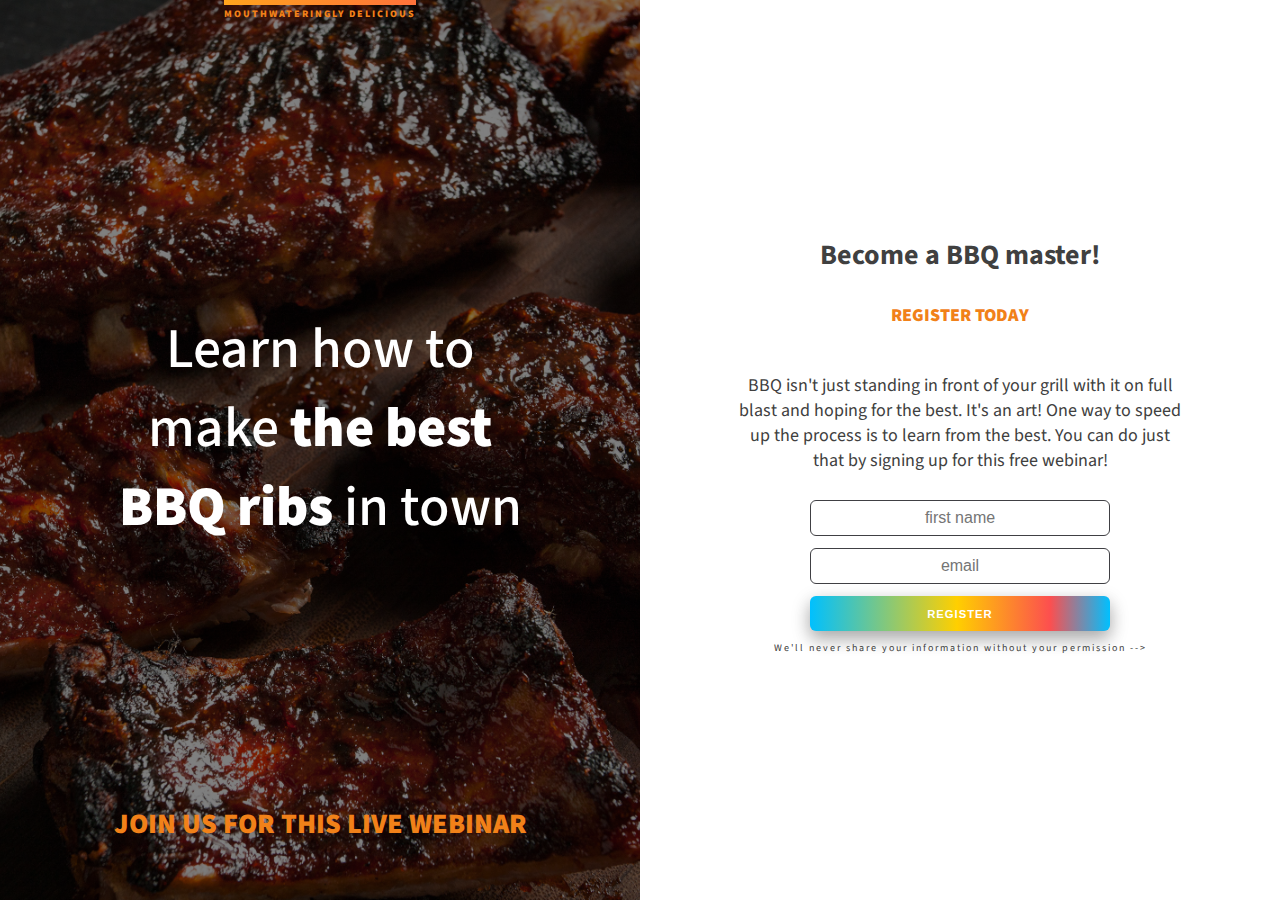
<file: BBQpage/index.html>
<!-- Mouthwateringly delicious

Learn how to make the best BBQ ribs in town

Join us for this live webinar

Become a BBQ master! 

Register Today

BBQ isn't just standing in front of your grill with it on full blast and hoping for the best. It's an art! One way to speed up the process is to learn from the best. You can do just that by signing up for this free webinar!



We'll never share your information
without your permission -->

<!DOCTYPE html>
<html>
    <head>
        <title>Became a BBQ master!</title>
        <link href="https://fonts.googleapis.com/css?family=Source+Sans+Pro:300,400,900&display=swap" rel="stylesheet">
        <link rel="stylesheet" href="css/styles.css">
        

    </head>
    <body>
        <div class="intro">
            <div class="background-gradiante"></div>
            
            <h1 class="picture-title">Learn how to make <span>the best BBQ ribs</span> in town</h1>
            <p class="picture-subtitle">Join us for this live webinar</p>
            <p class="top-text small-text">Mouthwateringly delicious</p>
        </div>

        <div id="MAIN" class="main-content">
 
            <h2 class="register-title">Become a BBQ master! </h2>
            <p class="register-subtitle">Register Today</p>
            <p class="register-content">BBQ isn't just standing in front of your grill with it on full blast and hoping for the best. 
                It's an art! One way to speed up the process is to learn from the best. You can do just that by signing up for this free webinar!</p>

            <form id= "EMAIL" class="email-collector" action="#" method="POST">

                <input name="firstName"class="name-input" type="text" placeholder="first name" required>
                <input name="emailAddress" class="email-input" type="email" placeholder="email" required>

                <button class="btn" type="submit">register</button>
            </form>
                <p class="fine-print small-text">We'll never share your information
                    without your permission --></p>

        </div>
        <script src="index.js"> </script>

    </body>
</html>
</file>
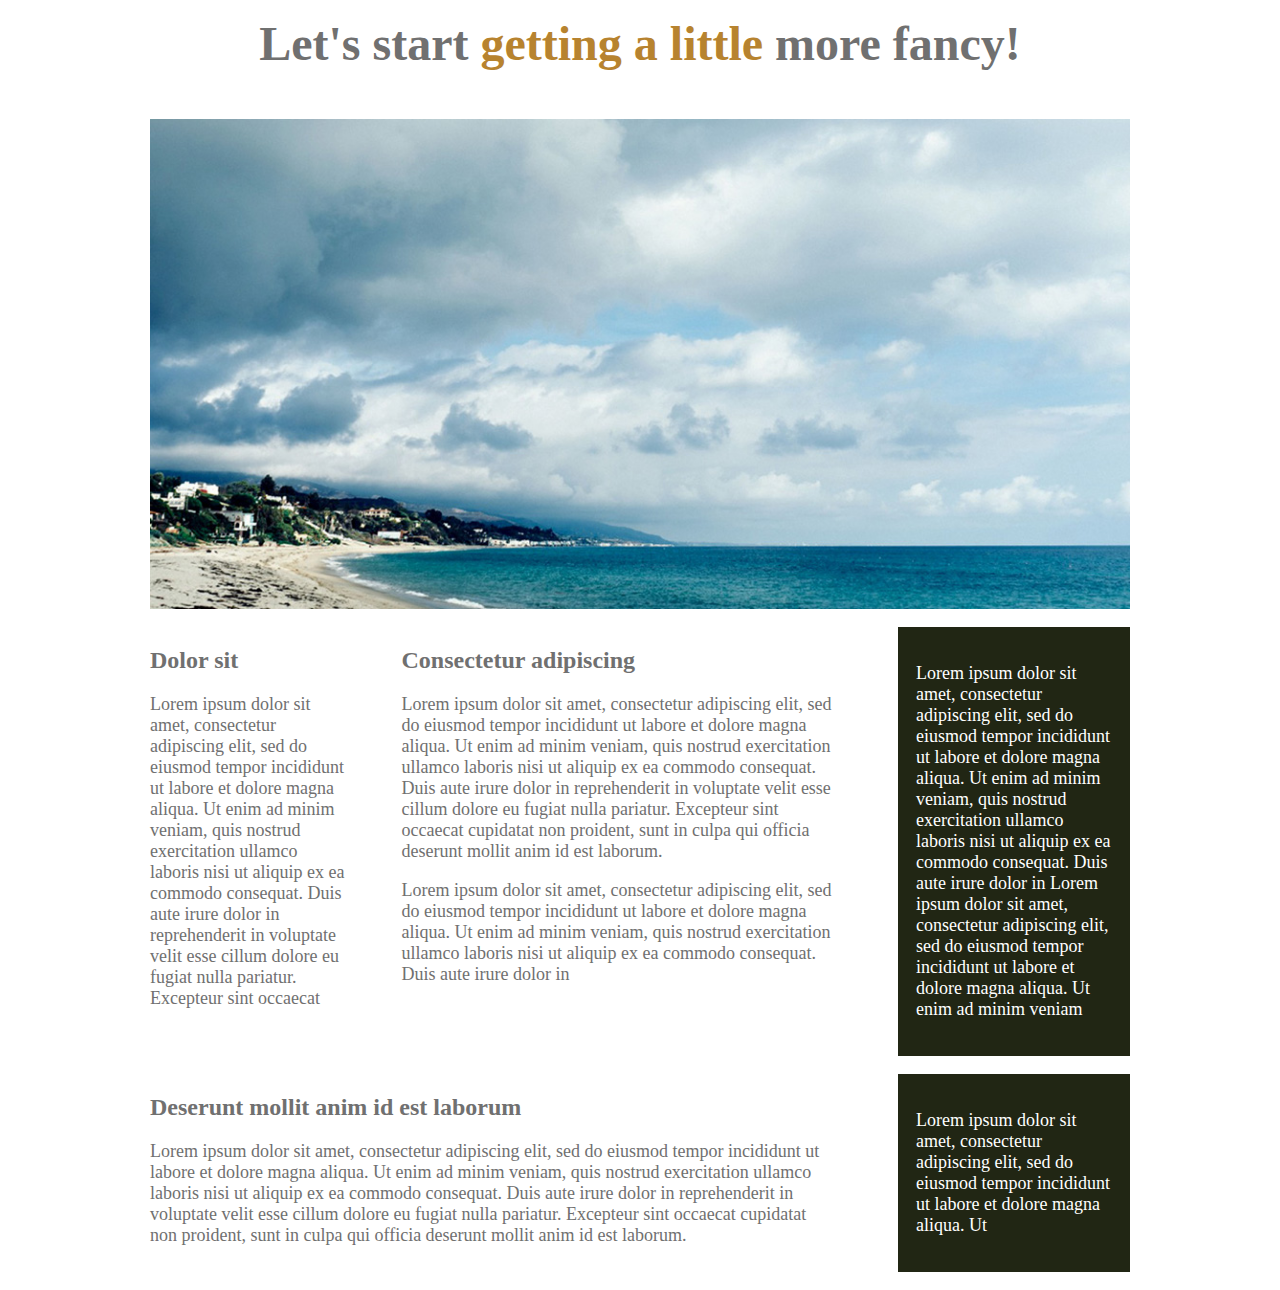
<file: firstsection/index.html>
<html>
    <head>
        <title>Starting to think responsively</title>
        <link rel="stylesheet" href="css/style.css">
    </head>
    <body>
        <div class="container">

            <h1>Let's start <span> getting a little </span> more fancy!</h1>
               

            <img src="images/image.jpg" alt="cloud">

            <section class="columns">
                    <div class="col one"> 
                        <h2>Dolor sit</h2>
                        <p>
                            Lorem ipsum dolor sit amet, consectetur adipiscing elit, sed do eiusmod tempor incididunt ut labore et dolore magna aliqua. 
                            Ut enim ad minim veniam, quis nostrud exercitation ullamco laboris nisi ut aliquip ex ea commodo consequat. 
                            Duis aute irure dolor in reprehenderit in voluptate velit esse cillum dolore eu fugiat nulla pariatur. Excepteur sint occaecat
                        </p>
                    </div>
                   
                    <div class="col two"> 
                        <h2>Consectetur adipiscing</h2>
                        <p>
                            Lorem ipsum dolor sit amet, consectetur adipiscing elit, sed do eiusmod tempor incididunt ut labore et dolore magna aliqua. 
                            Ut enim ad minim veniam, quis nostrud exercitation ullamco laboris nisi ut aliquip ex ea commodo consequat. 
                            Duis aute irure dolor in reprehenderit in voluptate velit esse cillum dolore eu fugiat nulla pariatur. 
                            Excepteur sint occaecat cupidatat non proident, sunt in culpa qui officia deserunt mollit anim id est laborum.
                        </p>
                        <p>
                            Lorem ipsum dolor sit amet, consectetur adipiscing elit, sed do eiusmod tempor incididunt ut labore et dolore magna aliqua. 
                            Ut enim ad minim veniam, quis nostrud exercitation ullamco laboris nisi ut aliquip ex ea commodo consequat. Duis aute irure dolor in 
                        </p>
                    </div>
                   
                    <div class="col one bg"> 
                        <p>Lorem ipsum dolor sit amet, consectetur adipiscing elit, sed do eiusmod tempor incididunt ut labore et dolore magna aliqua. 
                            Ut enim ad minim veniam, quis nostrud exercitation ullamco laboris nisi ut aliquip ex ea commodo consequat. Duis aute irure dolor in
                            Lorem ipsum dolor sit amet, consectetur adipiscing elit, sed do eiusmod tempor incididunt ut labore et dolore magna aliqua. 
                            Ut enim ad minim veniam </p>
                    </div>
                   

            </section>

            <section class="columns">

                    <div class="col three "> 
                        <h2>Deserunt mollit anim id est laborum</h2>
                        <p>Lorem ipsum dolor sit amet, consectetur adipiscing elit, sed do eiusmod tempor incididunt ut labore et dolore magna aliqua. 
                            Ut enim ad minim veniam, quis nostrud exercitation ullamco laboris nisi ut aliquip ex ea commodo consequat. 
                            Duis aute irure dolor in reprehenderit in voluptate velit esse cillum dolore eu fugiat nulla pariatur. 
                            Excepteur sint occaecat cupidatat non proident, sunt in culpa qui officia deserunt mollit anim id est laborum.</p>
                    </div>
                
                    <div class="col one bg "> 
                        <p>Lorem ipsum dolor sit amet, consectetur adipiscing elit, sed do eiusmod tempor incididunt ut labore et dolore magna aliqua. Ut</p>
                    </div>
                

            </section>

        </div>
        
        
    </body>
</html>
</file>
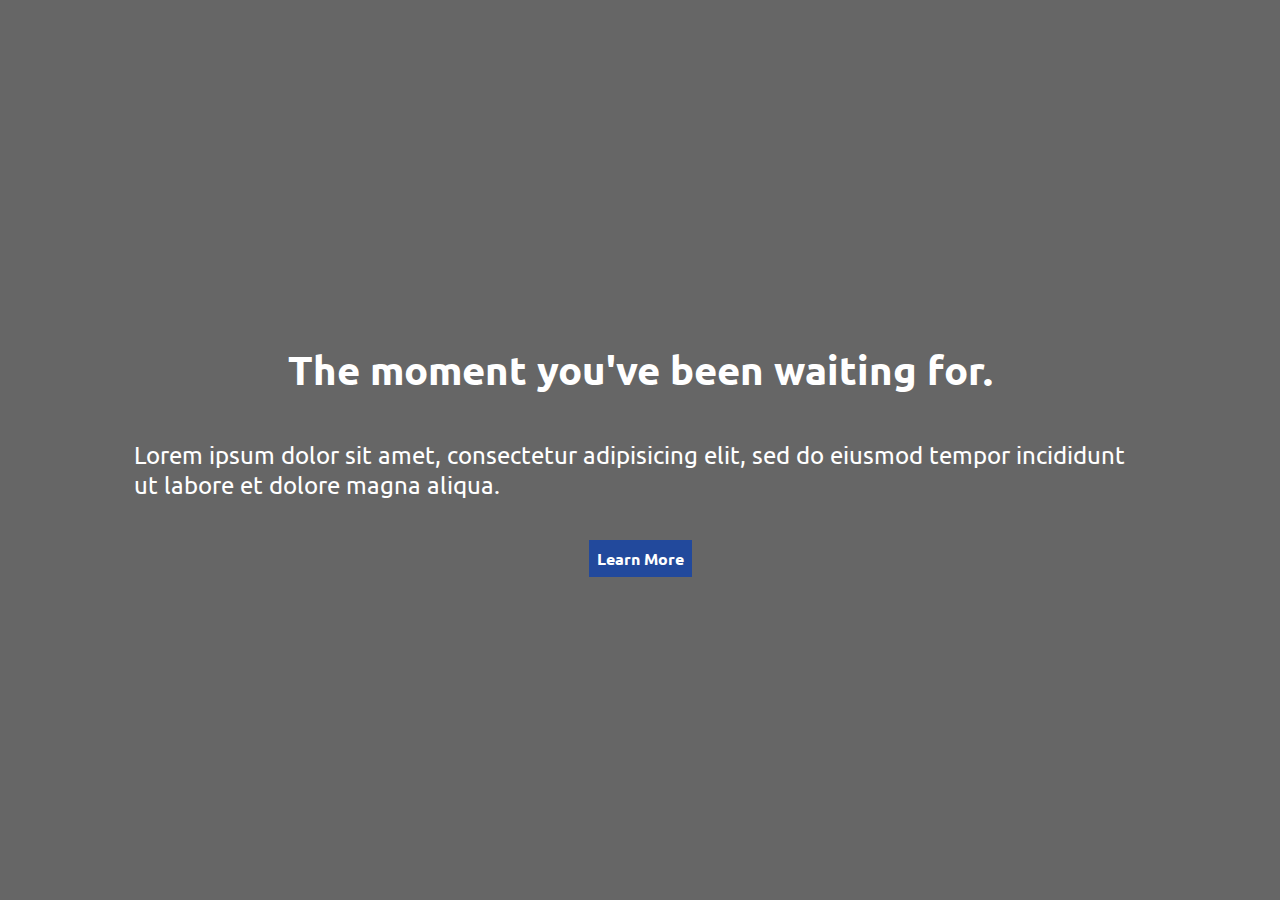
<file: Practice/CallToAction/index.html>
<!DOCTYPE html>
<html>
<head>
	<link href="https://fonts.googleapis.com/css2?family=Ubuntu:wght@400;700&display=swap" rel="stylesheet">
	<link rel="stylesheet" type="text/css" href="style.css">
	<meta content="width=device-width, initial-scale=1" name="viewport" />
	<title>CSS Challenge - Responsive Call-To-Action</title>
</head>
<body>

<h1 class="title">The moment you've been waiting for.</h1>
<p class="text">Lorem ipsum dolor sit amet, consectetur adipisicing elit, sed do eiusmod
tempor incididunt ut labore et dolore magna aliqua.</p>
<a class="btn" href="#">Learn More</a>
</body>
</html>
</file>
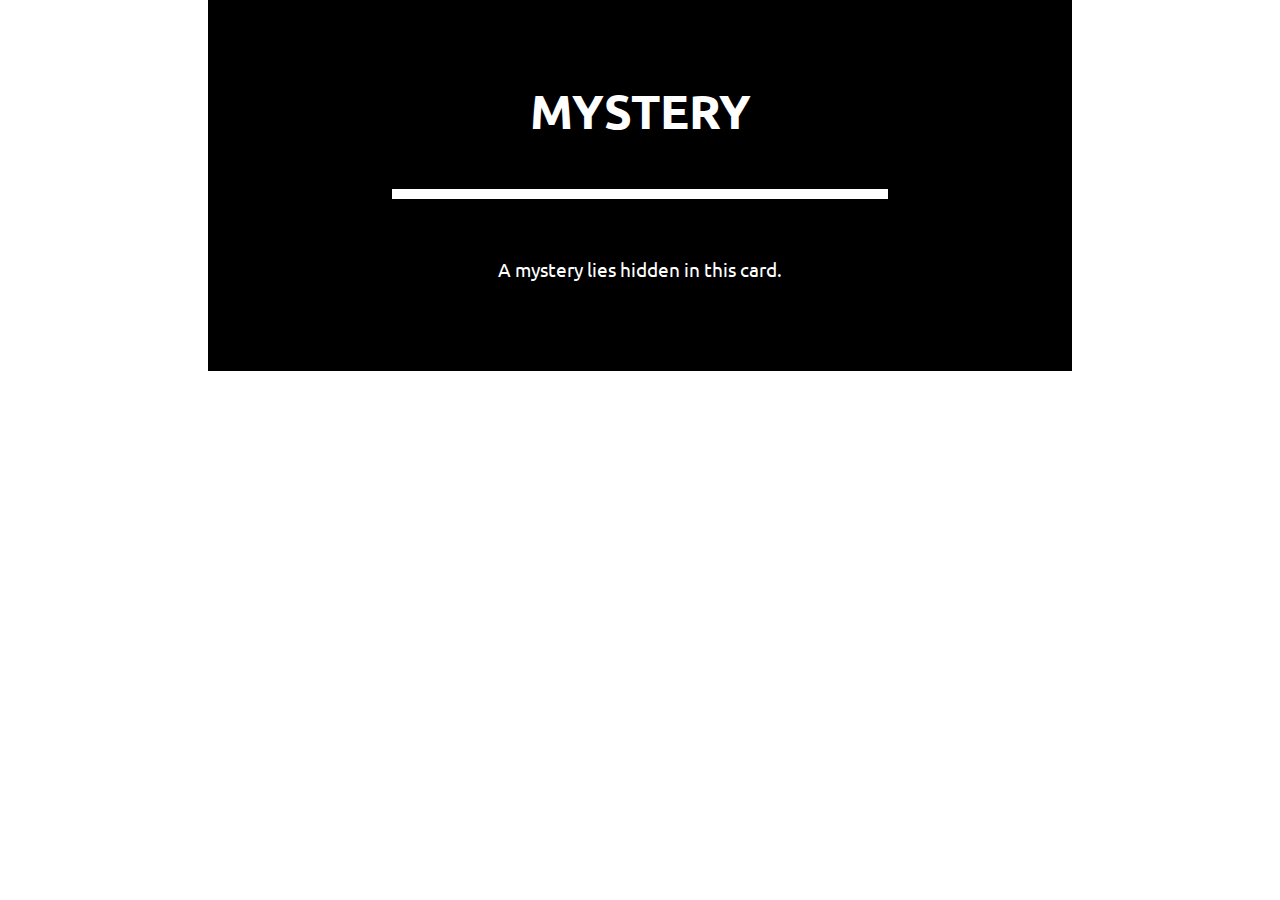
<file: Practice/FixCard/index.html>
<!DOCTYPE html>
<html>
<head>
	<link href="https://fonts.googleapis.com/css2?family=Ubuntu:wght@400;700&display=swap" rel="stylesheet">
	<link rel="stylesheet" type="text/css" href="css/style.css">
	<title>CSS Challenge - Fix This Card</title>
</head>
<body>
	<div class="card">
		<h1 class="title">Mystery</h1>
		<p class="Text">A mystery lies hidden in this card.</p>
	</div>
</body>
</html>
</file>
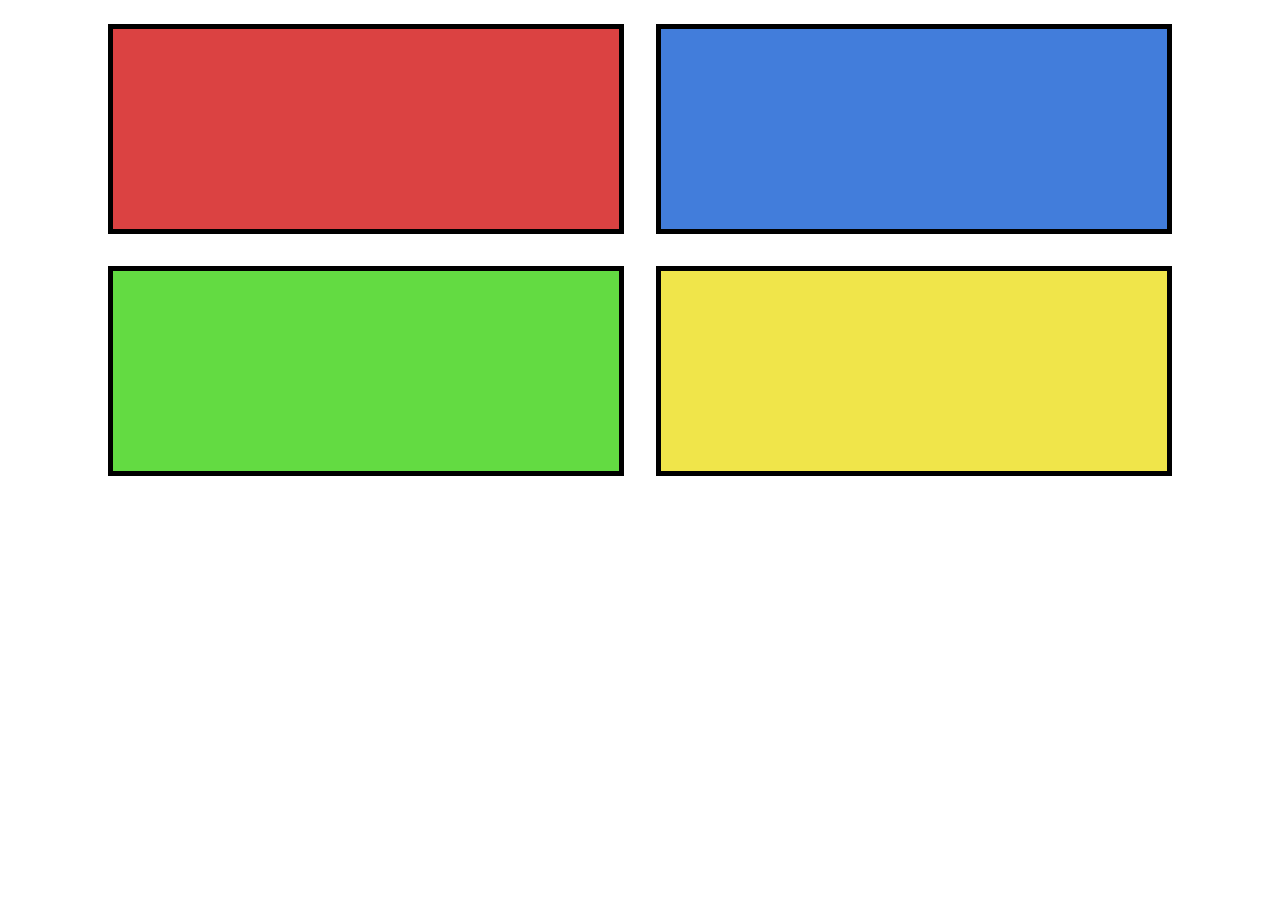
<file: Practice/FixThisGrid/index.html>
<!DOCTYPE html>
<html>
<head>
	<link rel="stylesheet" type="text/css" href="style.css">
	<title>CSS Challenge - Fix This Grid</title>
</head>
<body>

<div class="box box-red"></div>
<div class="box box-blue"></div>
<div class="box box-green"></div>
<div class="box box-yellow"></div>

</body>
</html>
</file>
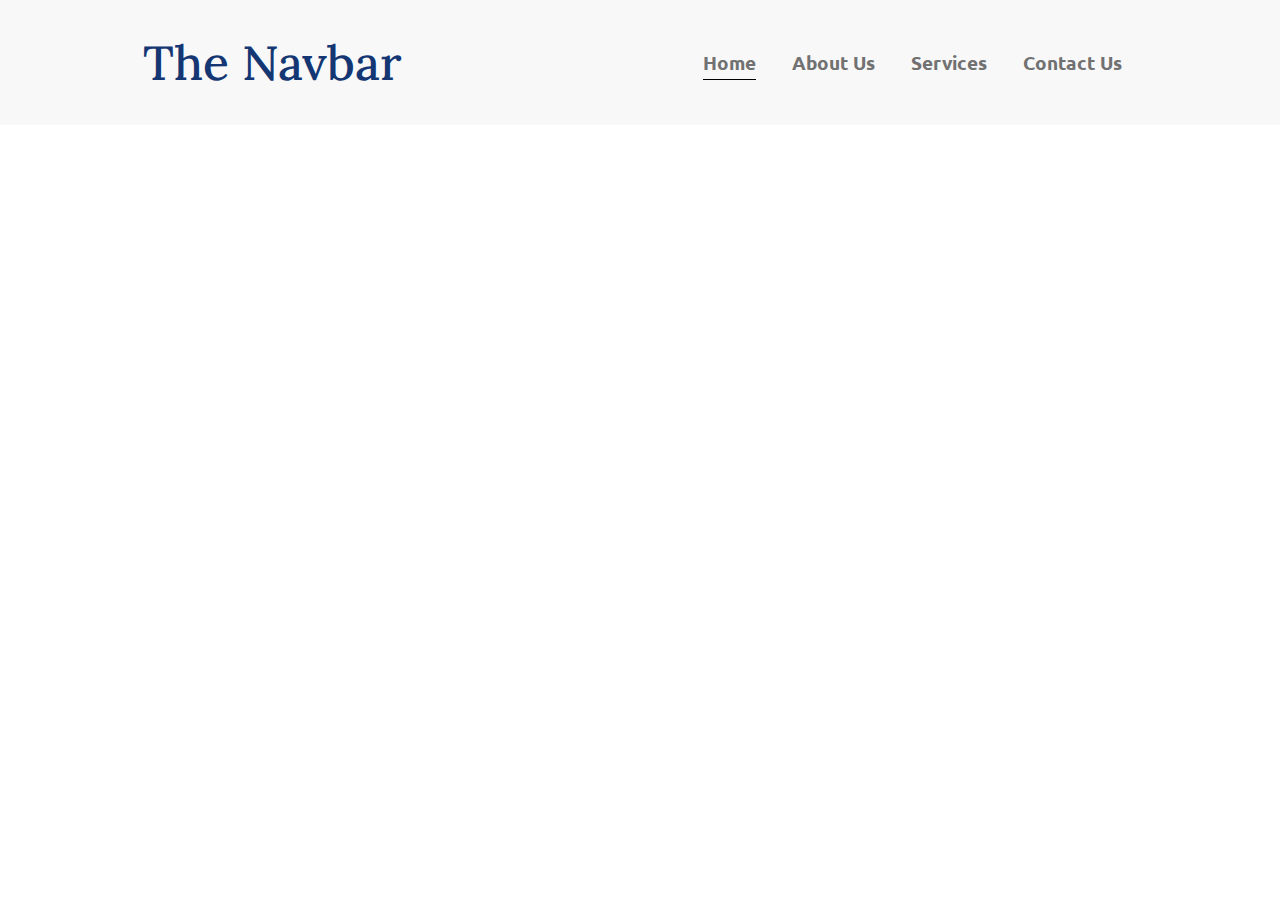
<file: Practice/Navbar/index.html>
<!DOCTYPE html>
<html>
<head>
	<link href="https://fonts.googleapis.com/css2?family=Lora:wght@400;700&family=Ubuntu:wght@400;700&display=swap" rel="stylesheet">
	<link rel="stylesheet" type="text/css" href="style.css">
	<meta content="width=device-width, initial-scale=1" name="viewport" />
	<title>CSS Challenge - Navbar</title>
</head>
<body>

<div class="nav">
	<h1 class="title">The Navbar</h1>
	<div class="links">
		<a class="link active" href="index.html">Home</a>
		<a class="link" href="AboutMe.html">About Us</a>
		<a class="link" href="Services.html">Services</a>
		<a class="link" href="ContactUs.html">Contact Us</a>
	</div>
</div>

</body>
</html>
</file>
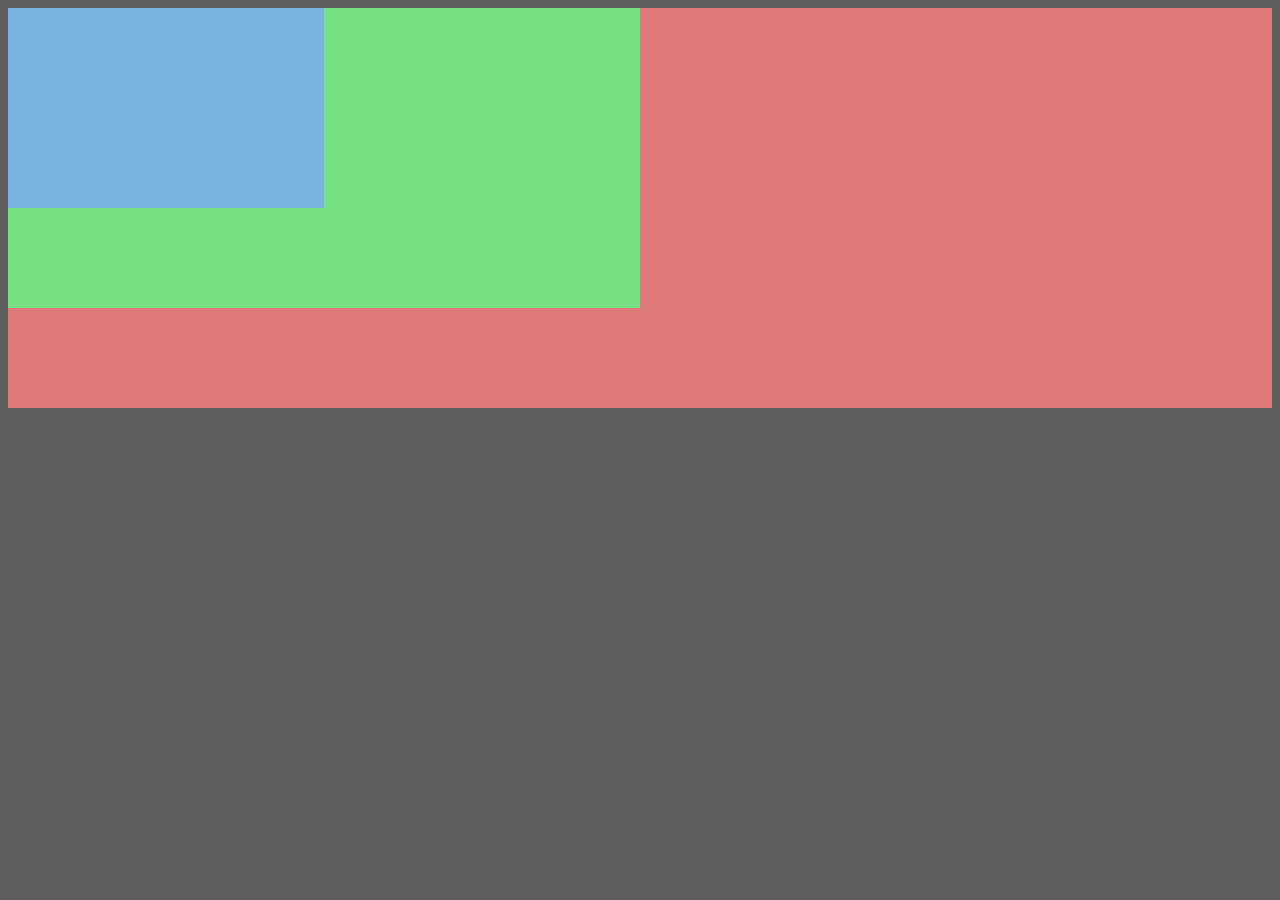
<file: Practice/responsiveBoxes/index.html>
<!DOCTYPE html>
<html>
<head>
	<link rel="stylesheet" type="text/css" href="css/styles.css">
	<title>CSS Challenge - Responsive Boxes</title>
</head>
<body>

<div class="box box-red">
	<div class="box box-green">
		<div class="box box-blue">
		</div>
	</div>
</div>

</body>
</html>
</file>
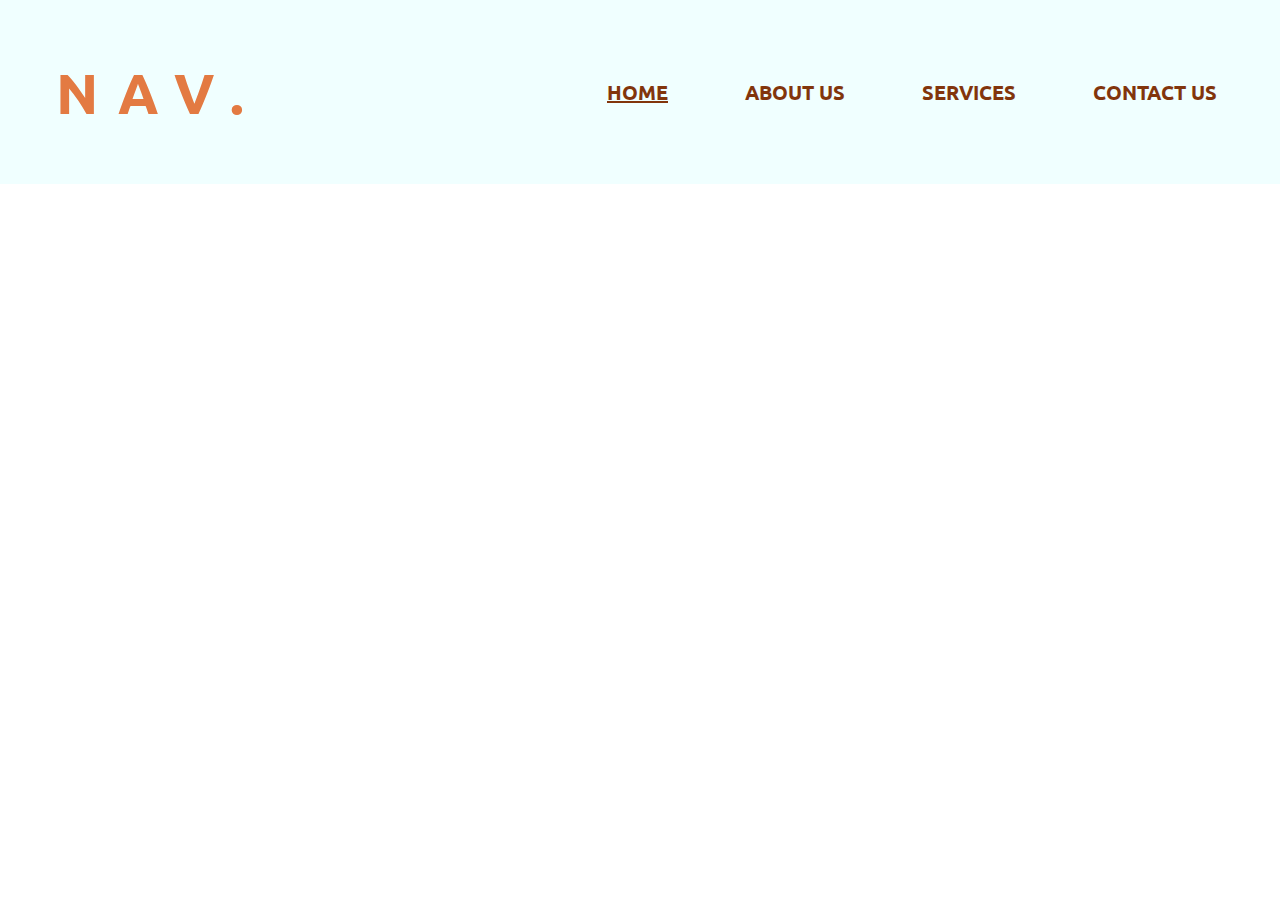
<file: Practice/ResponsiveNavigation/index.html>
<!DOCTYPE html>
<html>
<head>
	<link href="https://fonts.googleapis.com/css2?family=Lora:wght@400;700&family=Ubuntu:wght@400;700&display=swap" rel="stylesheet">
	<link rel="stylesheet" type="text/css" href="style.css">
	<meta content="width=device-width, initial-scale=1" name="viewport" />
	<title>CSS Challenge - Navbar</title>
</head>
<body>

<div class="nav">
	<h1 class="title">Nav.</h1>
	<div class="links">
		<a class="link link-selected" href="#">Home</a>
		<a class="link" href="#">About Us</a>
		<a class="link" href="#">Services</a>
		<a class="link" href="#">Contact Us</a>
	</div>
</div>

</body>
</html>
</file>
<file: BBQpage/css/styles.css>
/* Typography */

body{
    margin: 0;
    font-size: 1rem;
    color: #404040;
    font-weight: 400;
    font-family: 'Source Sans Pro', sans-serif; 
    display: flex;
    flex-direction: column;

}

h1{
    font-size: 2.25rem;
    margin: 0;
}
h1+p{
    margin: 0;
}

h2 + p {
    font-weight: 900;
    color: #F18119;
    margin-top: 0;
    text-transform: uppercase;
}

h2{
    font-size: 1.13125rem;
    margin: 0;
}

.intro > *,
.main-content > * {
    max-width: 450px;
    margin-left: auto;
    margin-right: auto;
}
.picture-subtitle{
    font-size: 1.75rem;
    margin-bottom: 2em;
}

span{
    font-weight: 900;
}
.small-text{
    font-size: 0.625rem;
    letter-spacing: 2px;
}
.top-text,.picture-subtitle,.register-subtitle{
    color: #f18119;
}
.picture-title{
    text-align: center;
    font-weight: 500;
    color: #FFF;
}
.picture-subtitle, .register-subtitle, .top-text{
    text-transform: uppercase;
    font-weight: 900;
}
.register-content{
    text-align: center;
}

.picture-subtitle.register-title{
    margin: 0;
}

.fine-print{
    text-align: center;
}
/* backgroun-image */

*{
    box-sizing: border-box;
}

.intro{
    background-color: #404040;
    /* background-image: url(../image/BBQ.jpg),linear-gradient(90deg, #00C0FF 0%, #FFCF00 49%, #FC4F4F 80%, #00C0FF 100%);
    animation:slidebg 20s linear infinite; */
    background-image: url(../image/BBQ.jpg);
    background-size: cover;
    /* background-repeat: no-repeat; */
    background-position: center;
    background-blend-mode: overlay;
    
    display: flex;
    flex-flow: column;
    justify-content: space-between;
    align-items: center;
    min-height: 50vh;
}

/* order */

.main-content{
    display: flex;
    flex-flow: column;
    justify-content: center;
    align-items: center;
    padding: 2em;
}
.register-content{
    width: 80%;
    margin: 1.5em auto;
}
.top-text{
    margin: 0;
    order: -1;
    padding-top: 2px;
    border-top: 5px solid #F18119;
    border-image: linear-gradient(to left, #ff713b, #ffa51d) 1;  
    animation:test 5s linear infinite;
}

/* @keyframes test{
    to{
        border-: 20;
    }
} */
/* 
button{
    background-color: #f18119;
    margin: 2em;
} */

/* =================
   main-content section 
   ================= */
   
.main-content {
    padding: 2em 1em;
}
/* =================
   form
   ================= */

   .email-collector {

    width: 80%;
    max-width: 300px;
    
    
}

input,.btn{
    width: 100%;
    border-radius: 6px;
    font-size: 1rem;
    outline: 0;
}
input{
    text-align: center;
    
    border: 1px solid #404044;
    padding: 0.5em 1.5em;
    margin-bottom: 0.75em;
    transition: 0.25s;
}
input:focus{
    transform: scale(1.1);
}
.btn{
    background-image: linear-gradient(90deg, #00C0FF 0%, #FFCF00 49%, #FC4F4F 80%, #00C0FF 100%);
    animation:slidebg 20s linear infinite;
    box-shadow: 0 8px 16px 0 rgba(0,0,0,0.2), 0 6px 20px 0 rgba(0,0,0,0.19);
    text-transform: uppercase;
    color: white;
    font-weight: 900;
    letter-spacing: 1px;
    font-size: 0.625em;
    padding: 1em 2.5em;
    border: none;
    cursor: pointer;
    transition: 0.25s;
}

.btn:hover,.btn:focus{
    background-image: linear-gradient(90deg, #00C0FF 0%, #FFCF00 49%, #FC4F4F 80%, #00C0FF 100%);
    animation:slidebg 5s linear infinite;
    opacity: 0.75;
    color: black;
    transform: scale(1.1);
}

.btn:active{
  box-shadow: 0 5px #666;
  transform: translateY(4px);
  
}

@keyframes slidebg {
  to {
    background-position:100vw;
  }
}

/* =================
   media queries 
   ================= */
   

   @media (min-width:600px){
       body{
           flex-direction: row ;
           font-size: 1.125rem;
       }
       h1{
           font-size: 3.5rem;
       }
       h2{
           font-size: 1.75rem;
       }
       .picture-title{
           margin-bottom: 2em;
       }
       .picture-subtitle{
           margin-bottom: 2em;
       }
        .intro,
    .main-content {
        width: 50%;
        min-height: 100vh;
    }
    .register-title{
        margin-bottom: 1em;
    }
   }
</file>
<file: firstsection/css/style.css>
body{
    margin: 0;
    padding: 0;
    font-size: 1.125rem;
    color: #707070;
}
h1{
    text-align: center;
    padding: 1rem;
    font-size: 3rem ;
}

/* @media (min-width: 800px){
    body{
        background-color: teal;
    }
} */
h2{
 
    font-size: 1.5rem;
}


img{
    max-width: 100%;
}

.container{
    max-width: 980px;
    width: 95%;
    margin: 0 auto;

}

.columns{
    display: flex;
    justify-content:  space-between;
    margin: 1em 0;
}


.one{
    width: 20%;
}

.two {
    width: 45%;
}

.three {
    width: 70%;    
}


.bg {
    background: #212614;
    color: #fff;
    padding: 1em;
}

span{
    color: #B7832F;
}

@media (max-width: 600px){
    .columns{
        flex-direction: column;
    }
  
    .one,.two,.three{
        width:100%;
    }
}
</file>
<file: Practice/CallToAction/style.css>
/* DON'T TOUCH THIS! */
body {
	background-image: linear-gradient(rgba(0,0,0,0.6),rgba(0,0,0,0.6)),url(https://tellusdmsmedia.newmindmedia.com/wsimgs/The-Club_2_933698845.jpg[ProductImage]);
	background-size: cover;
	background-attachment: fixed;
	color: white;
	font-family: 'Ubuntu', sans-serif;
}

.btn {
	color: white;
	text-decoration: none;
	background: #22499c;
	font-weight: 800;
	font-family: 'Ubuntu', sans-serif;
	padding: 10px;
}
/* DON'T TOUCH THIS! */

/* ==========================
	Write your solution here!
   ========================== */

   body{
       display: flex;
      flex-direction: column;
       justify-content: center;
       align-items: center;
       height: 100vh;
   }


   .title {
	font-size: 2.5rem;
	margin: 0.5em;
	max-width: 80%;
}

.text {
	font-size: 1.5rem;
	max-width: 80%;
	margin: 1em;
}

.btn {
	font-size: 1rem;
	padding: 0.5em;
	margin: 1em;
}
</file>
<file: Practice/FixCard/css/style.css>
/* DON'T TOUCH THIS! */

body {
	color: white;
	font-family: 'Ubuntu', sans-serif;
    text-align: center;
    margin: 0;
}

.card {
	width: 100%;
	background: black;
    padding: 2em;
    max-width: 800px;
    margin: 0 auto;
}

.Text {
	font-size: 1.2rem;
	padding: 2em;
}
.title {
	text-transform: uppercase;
	border-bottom: 10px solid white;
    padding: 1em;
    font-size: 3rem;
	width: 400px;
	margin: 0 auto;
}
/* DON'T TOUCH THIS! */

/* ==========================
	Write your solution here!
   ========================== */
</file>
<file: Practice/FixThisGrid/style.css>
/* DON'T TOUCH THIS! */
body {
	display: flex;
	align-items: center;
	flex-direction: column;

}

.box {
	width: 40%;
	min-height: 200px;
	margin: 1em;
	border: 5px solid black;
}

.box-red {
	background: #db4242;
}

.box-blue {
	background: #427ddb;
}

.box-green {
	background: #63db42;
}

.box-yellow {
	background: #f0e54a;
}
/* DON'T TOUCH THIS! */

/* ==========================
	Write your solution here!
   ========================== */

@media(min-width: 600px){
    body{
        flex-direction: row;
        flex-wrap: wrap;
        justify-content: center;
    }
    .box{
        width: 40%;

    }
}
</file>
<file: Practice/Navbar/style.css>
body{
    margin: 0;
    padding: 0;
    color: #717171;
    text-align: center;
}
h1{
    color: #143774;
    font-family: "Lora";
    font-weight: 500;
    font-size: 48px;
}
.nav{
    display: flex;
    background-color: #F8F8F8;
    justify-content: space-around;
    align-items: center;
    margin: 0 auto;
}

.title{
    text-align: center;
}

.links{

    font-family: "Ubuntu";
}

.link{
    text-decoration: none;
    color: #717171;
    font-weight: 900;
    font-size: 1.2rem;
    margin: 1rem;
    padding-bottom: 0.25rem ;
}

/* .active{
    text-decoration: underline;
} */

.active{
   border-bottom: solid 1px black;
}

@media (max-width:1200px){
    .nav{
        flex-direction: column;
    }
    .links{
            display: flex;
        flex-direction: column;
        flex-wrap: wrap;
        margin: 1em;
        justify-content: space-between;
        align-items: center;
    }
}
</file>
<file: Practice/responsiveBoxes/css/styles.css>
/* DON'T TOUCH THIS! */

body {
	background: #5e5e5e;
}

.box-red {
	width: 100%;
	background: #e07979;
	height: 400px;
}

.box-green {
	width: 50%;
	background: #77e083;
	height: 300px;
}

.box-blue {
	width: 50%;
	background: #77b4e0;
	height: 200px;
}
/* DON'T TOUCH THIS! */

/* ==========================
	Write your solution here!
   ========================== */
</file>
<file: Practice/ResponsiveNavigation/style.css>
/* DON'T TOUCH THIS! */
body {
	margin: 0;
}

.nav {
    display: flex;
    flex-direction: column;
    justify-content: center;
    align-items: center;
	min-height: 150px;
	background: #f0ffff;
	margin: 0;
	text-align: center;
}

.title {
	font-family: 'Ubuntu', sans-serif;
	text-transform: uppercase;
	letter-spacing: 20px;
	color: #e37a42;
	font-size: 3.5rem;
	margin: 1em;
}

.links {
    display: flex;
    flex-direction: column;
    justify-content: space-between;
	width: 60%;
	margin: 1em;
}

.link {
	text-decoration: none;
	text-transform: uppercase;
	color: #82350c;
	font-family: 'Ubuntu', sans-serif;
	font-weight: 800;
	font-size: 1.25rem;
	margin: 0.75em;

}

.link-selected {
	text-decoration: underline;
}

@media (min-width:800px){
    .nav{
        flex-direction: row;
        justify-content: space-between;
    }
    .links{
        flex-direction: row;
        margin-right: 3em;
        max-width: 50%;
    }
}
/* DON'T TOUCH THIS! */

/* ==========================
	Write your solution here!
   ========================== */
</file>
